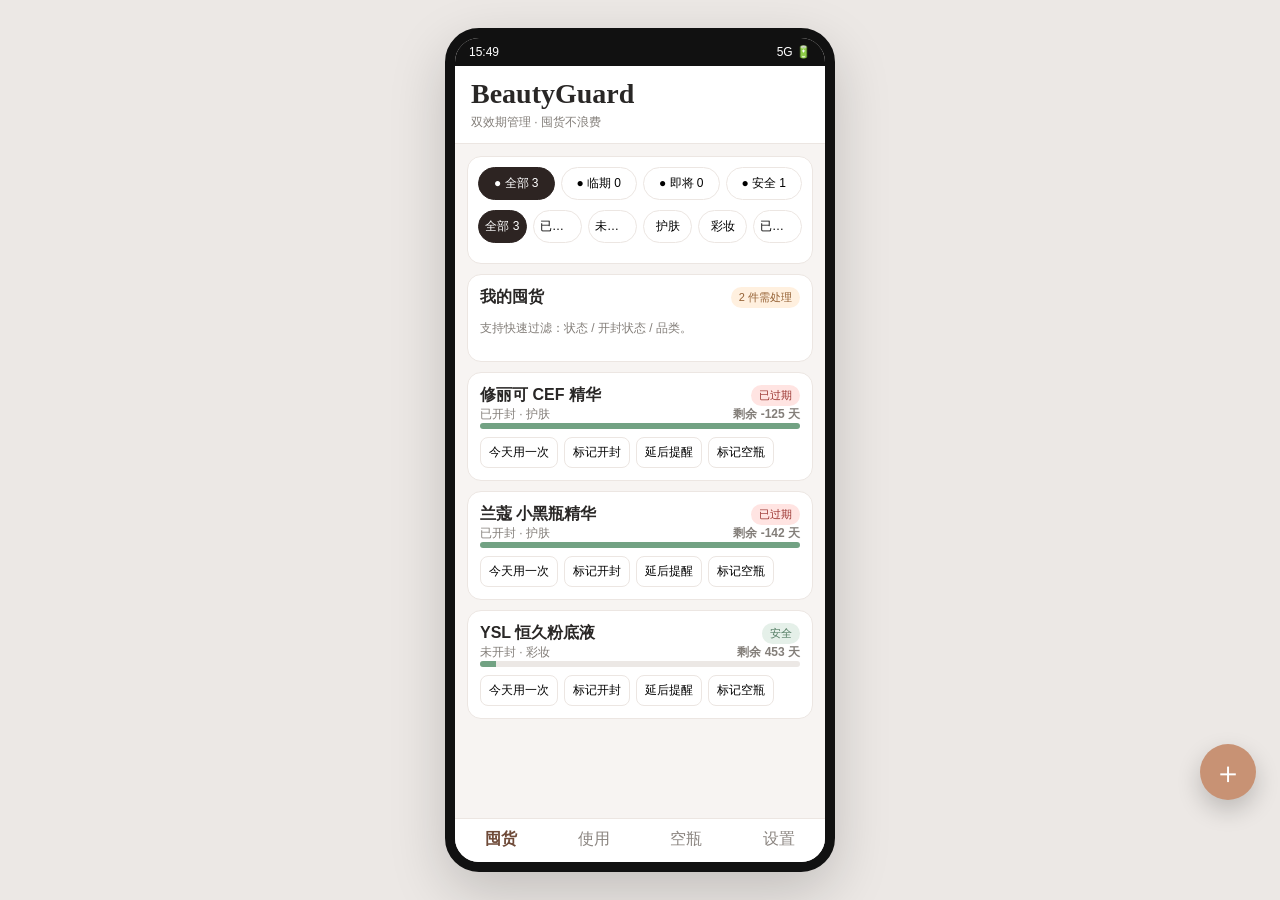
<file: index.html>
<!doctype html>
<html lang="zh-CN">
<head>
  <meta charset="UTF-8" />
  <meta name="viewport" content="width=device-width, initial-scale=1" />
  <title>BeautyGuard - 工程版</title>
  <link rel="stylesheet" href="src/styles.css" />
</head>
<body>
  <div class="phone">
    <div class="status"><span id="clock">--:--</span><span>5G 🔋</span></div>
    <header class="header">
      <h1 id="title">BeautyGuard</h1>
      <p id="subtitle">双效期管理 · 囤货不浪费</p>
    </header>

    <main class="content">
      <section id="screen-inventory" class="screen">
        <div class="toolbar-wrap" id="inventoryQuickFilters">
          <div class="toolbar status-row">
            <button class="chip active" data-quick-filter="all">● 全部</button>
            <button class="chip" data-quick-filter="near">● 临期</button>
            <button class="chip" data-quick-filter="soon">● 即将</button>
            <button class="chip" data-quick-filter="safe">● 安全</button>
          </div>
          <div class="toolbar filter-row">
            <button class="chip active" data-quick-filter="all">全部</button>
            <button class="chip" data-quick-filter="opened">已开封</button>
            <button class="chip" data-quick-filter="sealed">未开封</button>
            <button class="chip" data-quick-filter="skincare">护肤</button>
            <button class="chip" data-quick-filter="makeup">彩妆</button>
            <button class="chip" data-quick-filter="expired">已过期</button>
          </div>
        </div>
        <div class="card muted">加载中...</div>
      </section>
      <section id="screen-usage" class="screen hidden"></section>
      <section id="screen-empty" class="screen hidden"></section>
      <section id="screen-settings" class="screen hidden"></section>
    </main>

    <nav class="tabs">
      <button class="tab active" data-screen="inventory">囤货</button>
      <button class="tab" data-screen="usage">使用</button>
      <button class="tab" data-screen="empty">空瓶</button>
      <button class="tab" data-screen="settings">设置</button>
    </nav>
  </div>

  <button id="fab" class="fab" title="新增产品">＋</button>

  <dialog id="productModal" class="modal">
    <form id="productForm" method="dialog" class="form">
      <div class="form-head">
        <h3>新增产品</h3>
        <button type="button" id="closeModal" class="ghost">关闭</button>
      </div>
      <label>品牌<input name="brand" required placeholder="如：SK-II" /></label>
      <label>品名<input name="name" required placeholder="如：神仙水" /></label>
      <div class="grid2">
        <label>分类
          <select name="category">
            <option value="护肤">护肤</option>
            <option value="彩妆">彩妆</option>
            <option value="防晒">防晒</option>
            <option value="身体">身体</option>
          </select>
        </label>
        <label>季节
          <select name="season">
            <option value="all">全年</option>
            <option value="summer">夏季</option>
            <option value="winter">冬季</option>
          </select>
        </label>
      </div>
      <div class="grid2">
        <label>购买日期<input name="purchaseDate" type="date" required /></label>
        <label>未开封到期<input name="unopenedExpiry" type="date" required /></label>
      </div>
      <div class="grid2">
        <label>是否已开封
          <select name="opened"><option value="false">未开封</option><option value="true">已开封</option></select>
        </label>
        <label>PAO（月）
          <select name="paoMonths"><option>6</option><option selected>12</option><option>24</option></select>
        </label>
      </div>
      <div class="grid2">
        <label>开封日期<input name="openedDate" type="date" /></label>
        <label>价格（元）<input name="price" type="number" min="0" value="0" /></label>
      </div>
      <label>库存数量<input name="qty" type="number" min="1" value="1" required /></label>
      <button class="primary" type="submit">保存</button>
    </form>
  </dialog>

  <script type="module" src="src/app.js"></script>
</body>
</html>
</file>
<file: src/styles.css>
:root{--bg:#f7f4f2;--card:#fff;--line:#ece6e2;--text:#292726;--muted:#837e79;--pri:#c89274;--ok:#72a283;--warn:#d89a5f;--danger:#dd5f54}
*{box-sizing:border-box}body{margin:0;font-family:-apple-system,BlinkMacSystemFont,"PingFang SC","Segoe UI",sans-serif;background:#ece8e5;color:var(--text);display:grid;place-items:center;min-height:100vh;padding:16px}
.phone{width:390px;max-width:100%;height:844px;border-radius:34px;border:10px solid #111;background:var(--bg);display:flex;flex-direction:column;overflow:hidden;box-shadow:0 20px 56px rgba(0,0,0,.18)}
.status{height:28px;background:#111;color:#fff;font-size:12px;display:flex;justify-content:space-between;align-items:center;padding:0 14px}
.header{padding:12px 16px;background:#fff;border-bottom:1px solid var(--line)}.header h1{margin:0;font-size:28px;font-family:Georgia,serif}.header p{margin:4px 0 0;color:var(--muted);font-size:12px}
.content{flex:1;overflow:auto;padding:12px 12px 90px}.screen.hidden{display:none}
.card{background:var(--card);border:1px solid var(--line);border-radius:14px;padding:12px;margin-bottom:10px}.row{display:flex;justify-content:space-between;align-items:center;gap:8px}.muted{color:var(--muted);font-size:12px}
.pill{font-size:11px;border-radius:999px;padding:3px 8px}.safe{background:#e5f0e9;color:#527b62}.warn{background:#fff0df;color:#946033}.danger{background:#ffe4e2;color:#9c3632}
.progress{height:6px;background:#ece8e5;border-radius:99px;overflow:hidden}.progress>span{display:block;height:100%;background:var(--ok)}
.tabs{display:grid;grid-template-columns:repeat(4,1fr);border-top:1px solid var(--line);background:#fff}.tab{border:0;background:transparent;padding:10px 4px 12px;color:#8b8580}.tab.active{color:#6f4b39;font-weight:700}
.toolbar{display:flex;gap:8px;margin-bottom:10px;flex-wrap:wrap}.chip{border:1px solid var(--line);background:#fff;padding:7px 10px;border-radius:999px;font-size:12px;cursor:pointer}.chip.active{background:#2d2422;color:#fff;border-color:#2d2422}
select,input,button{font:inherit}
.fab{position:fixed;right:24px;bottom:100px;width:56px;height:56px;border-radius:50%;border:0;background:var(--pri);color:#fff;font-size:30px;line-height:56px;text-align:center;box-shadow:0 10px 24px rgba(0,0,0,.2);cursor:pointer}
.modal{border:0;padding:0;border-radius:16px;width:min(420px,94vw)}.modal::backdrop{background:rgba(0,0,0,.32)}
.form{padding:14px;background:#fff}.form-head{display:flex;justify-content:space-between;align-items:center;margin-bottom:8px}.form h3{margin:0}.form label{display:grid;gap:4px;font-size:12px;color:#635e5a;margin-bottom:8px}.form input,.form select{border:1px solid var(--line);border-radius:10px;padding:10px;background:#fff}
.grid2{display:grid;grid-template-columns:1fr 1fr;gap:8px}.primary{border:0;background:var(--pri);color:#fff;padding:11px 12px;border-radius:10px;font-weight:700;width:100%}.ghost{border:1px solid var(--line);background:#fff;padding:6px 10px;border-radius:8px;cursor:pointer}
.action{display:flex;gap:6px;margin-top:8px}.action button{border:1px solid var(--line);background:#fff;border-radius:8px;padding:6px 8px;font-size:12px;cursor:pointer}
.kpis{display:grid;grid-template-columns:1fr 1fr;gap:8px}

.toolbar-wrap{background:#fff;border:1px solid var(--line);border-radius:14px;padding:10px;margin-bottom:10px}
.status-row{display:grid;grid-template-columns:repeat(4,1fr);gap:6px}
.filter-row{display:grid;grid-template-columns:repeat(6,minmax(0,1fr));gap:6px;margin-top:8px}
.status-row .chip,.filter-row .chip{padding:7px 6px;text-align:center;white-space:nowrap;overflow:hidden;text-overflow:ellipsis}
</file>
